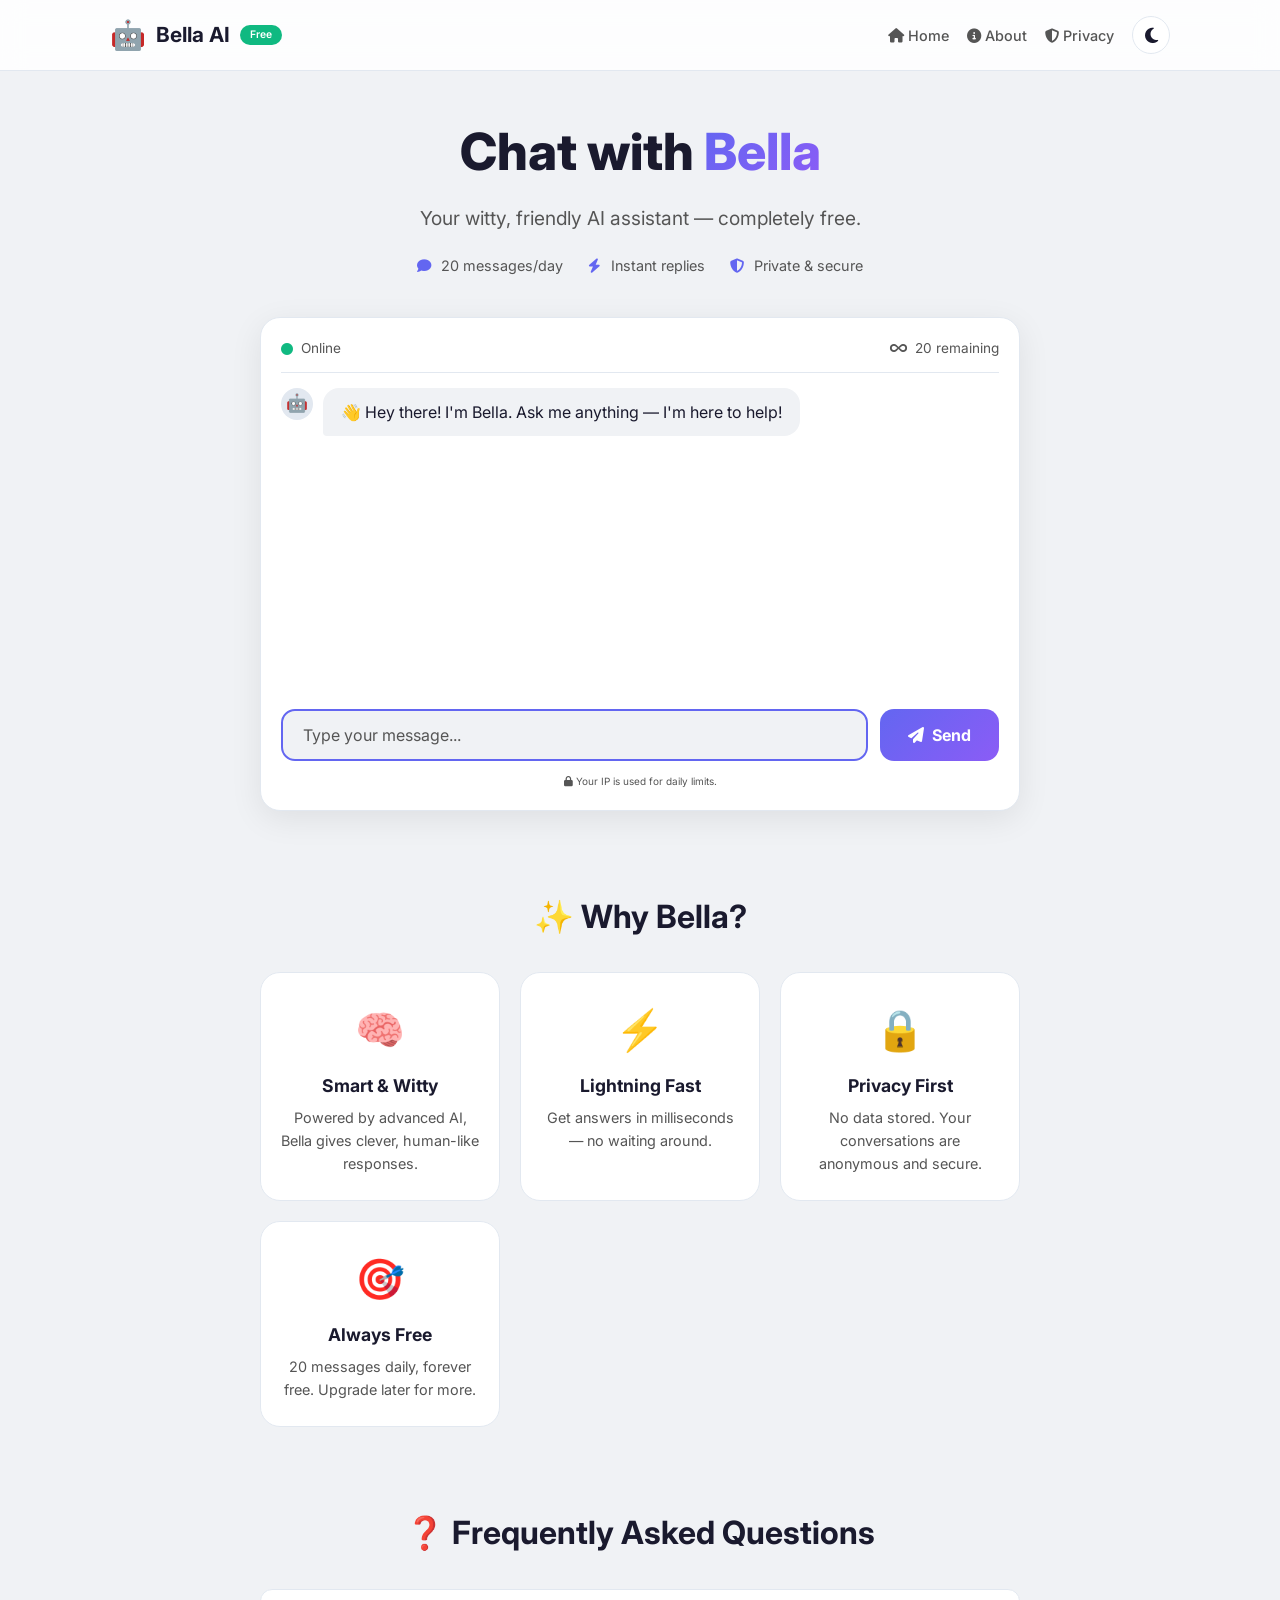
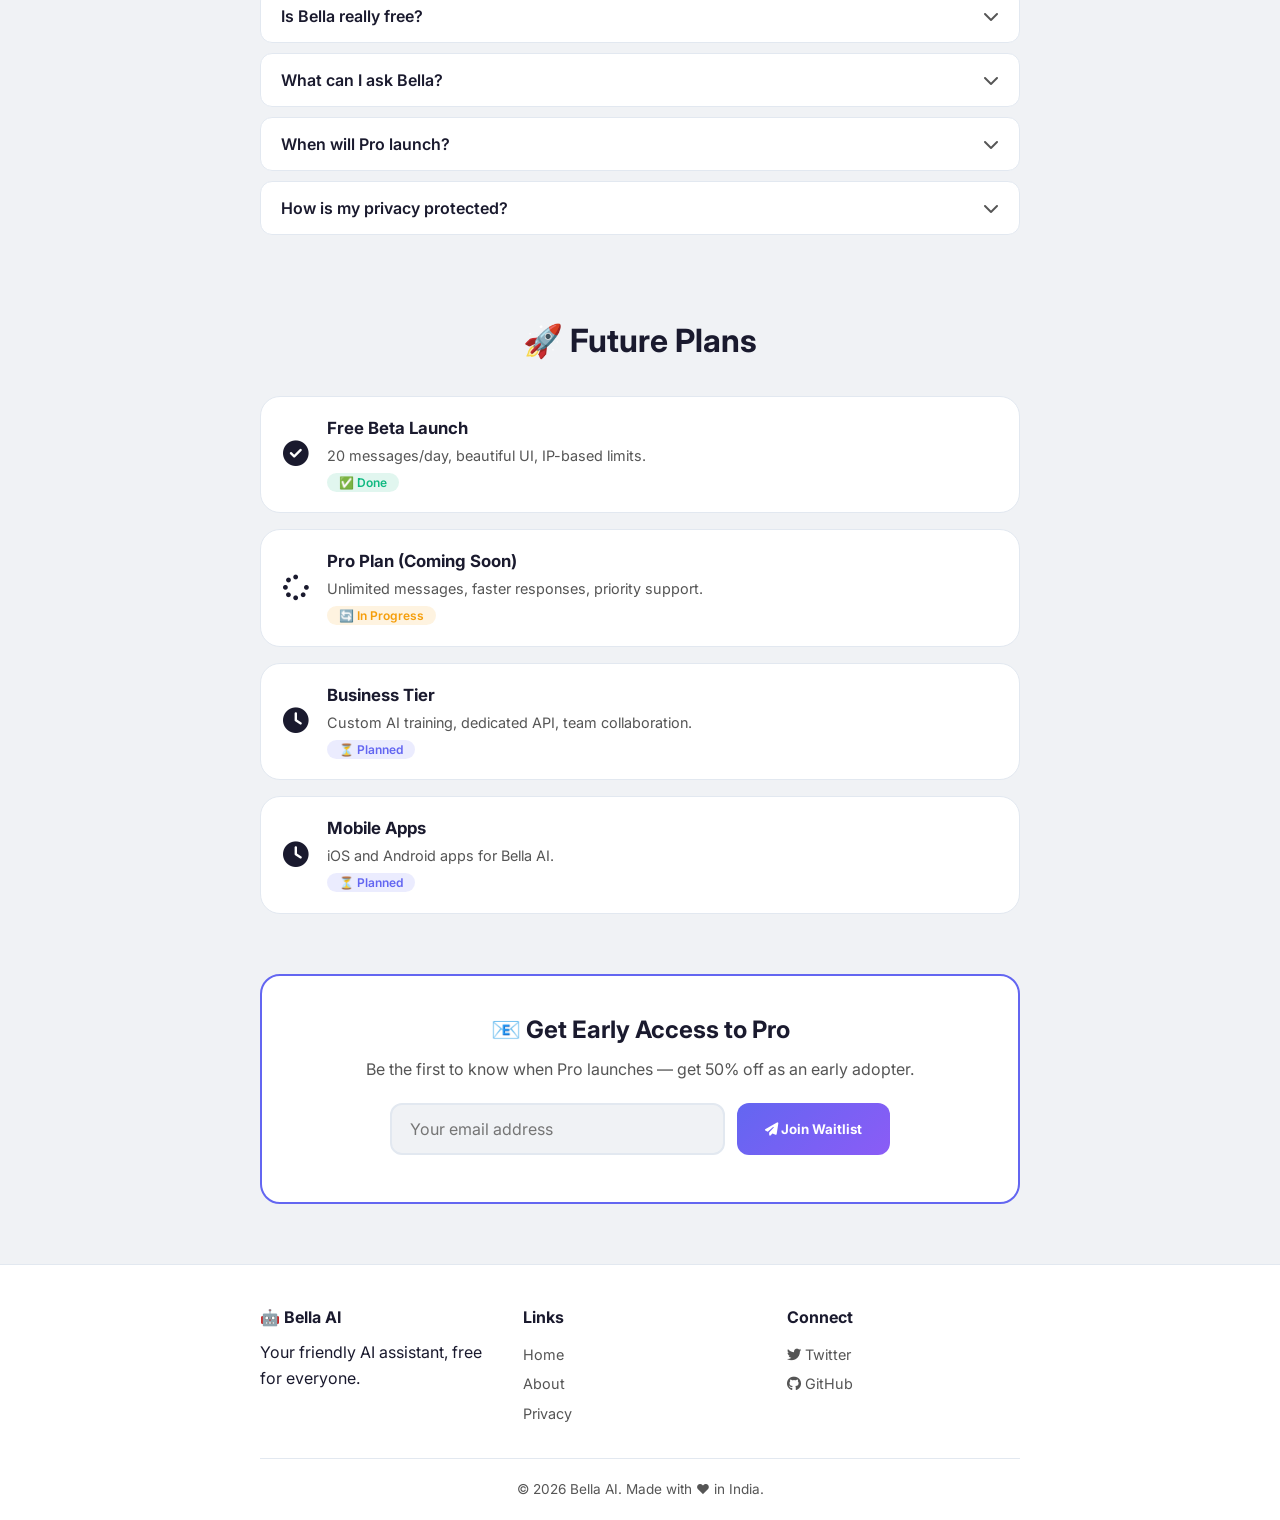
<file: index.html>
<!DOCTYPE html>
<html lang="en" data-theme="light">
<head>
    <meta charset="UTF-8" />
    <meta name="viewport" content="width=device-width, initial-scale=1.0" />
    <title>Bella AI – Free AI Assistant</title>
    <link rel="preconnect" href="https://fonts.googleapis.com" />
    <link href="https://fonts.googleapis.com/css2?family=Inter:wght@300;400;500;600;700;800&display=swap" rel="stylesheet" />
    <link rel="stylesheet" href="https://cdnjs.cloudflare.com/ajax/libs/font-awesome/6.5.0/css/all.min.css" />
    <link rel="stylesheet" href="style.css" />
</head>
<body>

    <!-- ====== NAVBAR ====== -->
    <nav class="navbar">
        <div class="nav-container">
            <div class="nav-logo">
                <span class="logo-emoji">🤖</span>
                <span class="logo-text">Bella AI</span>
                <span class="badge-free">Free</span>
            </div>
            <div class="nav-links">
                <a href="index.html"><i class="fas fa-home"></i> Home</a>
                <a href="about.html"><i class="fas fa-info-circle"></i> About</a>
                <a href="privacy.html"><i class="fas fa-shield-alt"></i> Privacy</a>
                <button id="themeToggle" class="theme-btn" aria-label="Toggle theme">
                    <i class="fas fa-moon"></i>
                </button>
            </div>
        </div>
    </nav>

    <!-- ====== HERO ====== -->
    <section class="hero">
        <div class="container">
            <div class="hero-content">
                <h1>Chat with <span class="gradient-text">Bella</span></h1>
                <p class="hero-sub">Your witty, friendly AI assistant — completely free.</p>
                <div class="stats-row">
                    <span><i class="fas fa-comment"></i> 20 messages/day</span>
                    <span><i class="fas fa-bolt"></i> Instant replies</span>
                    <span><i class="fas fa-shield-alt"></i> Private & secure</span>
                </div>
            </div>
        </div>
    </section>

    <!-- ====== CHAT SECTION ====== -->
    <section class="chat-section">
        <div class="container">
            <div class="chat-wrapper">
                <div class="chat-header">
                    <span><i class="fas fa-circle" style="color:#10b981;font-size:12px;"></i> Online</span>
                    <span id="remainingDisplay"><i class="fas fa-infinity"></i> 20 remaining</span>
                </div>
                <div class="chat-box" id="chatBox">
                    <div class="message bot-message">
                        <div class="avatar">🤖</div>
                        <div class="bubble">👋 Hey there! I'm Bella. Ask me anything — I'm here to help!</div>
                    </div>
                </div>
                <div class="input-group">
                    <input type="text" id="userInput" placeholder="Type your message..." autofocus />
                    <button id="sendBtn"><i class="fas fa-paper-plane"></i> Send</button>
                </div>
                <div class="chat-footer">
                    <small><i class="fas fa-lock"></i> Your IP is used for daily limits.</small>
                </div>
            </div>
        </div>
    </section>

    <!-- ====== FEATURES ====== -->
    <section class="features">
        <div class="container">
            <h2 class="section-title">✨ Why Bella?</h2>
            <div class="feature-grid">
                <div class="feature-card">
                    <div class="feature-icon">🧠</div>
                    <h3>Smart & Witty</h3>
                    <p>Powered by advanced AI, Bella gives clever, human-like responses.</p>
                </div>
                <div class="feature-card">
                    <div class="feature-icon">⚡</div>
                    <h3>Lightning Fast</h3>
                    <p>Get answers in milliseconds — no waiting around.</p>
                </div>
                <div class="feature-card">
                    <div class="feature-icon">🔒</div>
                    <h3>Privacy First</h3>
                    <p>No data stored. Your conversations are anonymous and secure.</p>
                </div>
                <div class="feature-card">
                    <div class="feature-icon">🎯</div>
                    <h3>Always Free</h3>
                    <p>20 messages daily, forever free. Upgrade later for more.</p>
                </div>
            </div>
        </div>
    </section>

    <!-- ====== QnA / FAQ ====== -->
    <section class="faq">
        <div class="container">
            <h2 class="section-title">❓ Frequently Asked Questions</h2>
            <div class="faq-grid">
                <div class="faq-item">
                    <button class="faq-question"><span>Is Bella really free?</span> <i class="fas fa-chevron-down"></i></button>
                    <div class="faq-answer"><p>Yes! Bella is completely free with a limit of 20 messages per day. No credit card required, ever.</p></div>
                </div>
                <div class="faq-item">
                    <button class="faq-question"><span>What can I ask Bella?</span> <i class="fas fa-chevron-down"></i></button>
                    <div class="faq-answer"><p>Anything! Coding help, writing ideas, general knowledge, jokes, life advice — Bella is your friendly companion.</p></div>
                </div>
                <div class="faq-item">
                    <button class="faq-question"><span>When will Pro launch?</span> <i class="fas fa-chevron-down"></i></button>
                    <div class="faq-answer"><p>We're working hard on Pro features — unlimited messages, faster responses, and custom AI training. Join the waitlist to get early access!</p></div>
                </div>
                <div class="faq-item">
                    <button class="faq-question"><span>How is my privacy protected?</span> <i class="fas fa-chevron-down"></i></button>
                    <div class="faq-answer"><p>We only track your IP for daily limits. We never store your messages or personal data. Read our full <a href="privacy.html">Privacy Policy</a>.</p></div>
                </div>
            </div>
        </div>
    </section>

    <!-- ====== FUTURE PLANS (Roadmap) ====== -->
    <section class="roadmap">
        <div class="container">
            <h2 class="section-title">🚀 Future Plans</h2>
            <div class="roadmap-timeline">
                <div class="roadmap-item done">
                    <div class="roadmap-icon"><i class="fas fa-check-circle"></i></div>
                    <div class="roadmap-content">
                        <h3>Free Beta Launch</h3>
                        <p>20 messages/day, beautiful UI, IP-based limits.</p>
                        <span class="roadmap-status done">✅ Done</span>
                    </div>
                </div>
                <div class="roadmap-item doing">
                    <div class="roadmap-icon"><i class="fas fa-spinner fa-spin"></i></div>
                    <div class="roadmap-content">
                        <h3>Pro Plan (Coming Soon)</h3>
                        <p>Unlimited messages, faster responses, priority support.</p>
                        <span class="roadmap-status doing">🔄 In Progress</span>
                    </div>
                </div>
                <div class="roadmap-item todo">
                    <div class="roadmap-icon"><i class="fas fa-clock"></i></div>
                    <div class="roadmap-content">
                        <h3>Business Tier</h3>
                        <p>Custom AI training, dedicated API, team collaboration.</p>
                        <span class="roadmap-status todo">⏳ Planned</span>
                    </div>
                </div>
                <div class="roadmap-item todo">
                    <div class="roadmap-icon"><i class="fas fa-clock"></i></div>
                    <div class="roadmap-content">
                        <h3>Mobile Apps</h3>
                        <p>iOS and Android apps for Bella AI.</p>
                        <span class="roadmap-status todo">⏳ Planned</span>
                    </div>
                </div>
            </div>
        </div>
    </section>

    <!-- ====== WAITLIST ====== -->
    <section class="waitlist-section">
        <div class="container">
            <div class="waitlist-card">
                <h2>📧 Get Early Access to Pro</h2>
                <p>Be the first to know when Pro launches — get 50% off as an early adopter.</p>
                <form id="waitlistForm" class="waitlist-form">
                    <input type="email" id="waitlistEmail" placeholder="Your email address" required />
                    <button type="submit"><i class="fas fa-paper-plane"></i> Join Waitlist</button>
                </form>
                <div id="waitlistMessage" class="waitlist-message"></div>
            </div>
        </div>
    </section>

    <!-- ====== FOOTER ====== -->
    <footer class="footer">
        <div class="container">
            <div class="footer-grid">
                <div>
                    <h4>🤖 Bella AI</h4>
                    <p>Your friendly AI assistant, free for everyone.</p>
                </div>
                <div>
                    <h4>Links</h4>
                    <a href="index.html">Home</a>
                    <a href="about.html">About</a>
                    <a href="privacy.html">Privacy</a>
                </div>
                <div>
                    <h4>Connect</h4>
                    <a href="#"><i class="fab fa-twitter"></i> Twitter</a>
                    <a href="#"><i class="fab fa-github"></i> GitHub</a>
                </div>
            </div>
            <div class="footer-bottom">
                <p>&copy; 2026 Bella AI. Made with ❤️ in India.</p>
            </div>
        </div>
    </footer>

    <!-- ====== TOAST ====== -->
    <div class="toast" id="toast"></div>

    <!-- ====== SCRIPTS ====== -->
    <script src="script.js"></script>
</body>
                  </html>
</file>
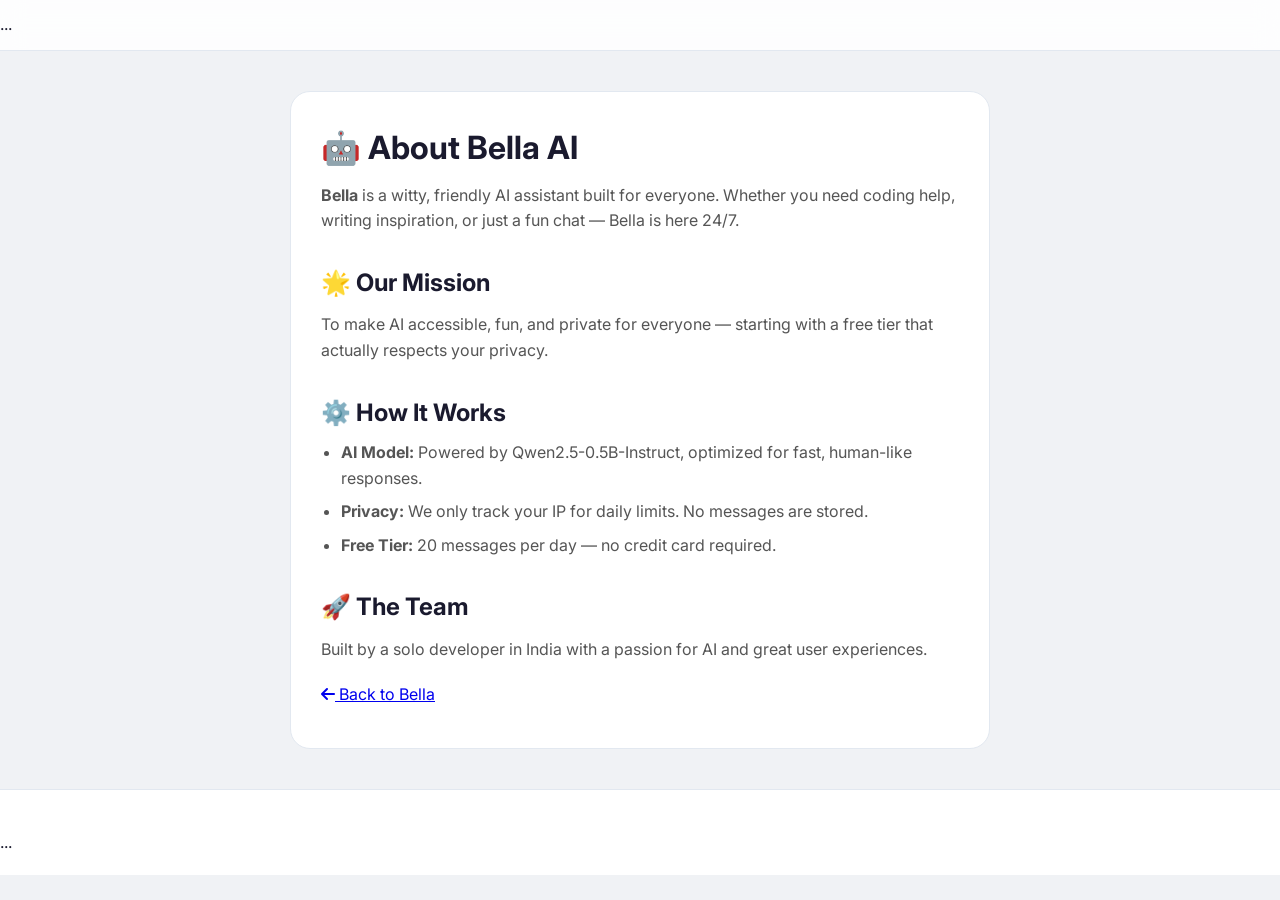
<file: about.html>
<!DOCTYPE html>
<html lang="en" data-theme="light">
<head>
    <meta charset="UTF-8" />
    <meta name="viewport" content="width=device-width, initial-scale=1.0" />
    <title>About – Bella AI</title>
    <link href="https://fonts.googleapis.com/css2?family=Inter:wght@300;400;600;700;800&display=swap" rel="stylesheet" />
    <link rel="stylesheet" href="https://cdnjs.cloudflare.com/ajax/libs/font-awesome/6.5.0/css/all.min.css" />
    <link rel="stylesheet" href="style.css" />
    <style>
        .about-content {
            max-width: 700px;
            margin: 40px auto;
            padding: 30px;
            background: var(--bg-card);
            border-radius: var(--radius);
            border: 1px solid var(--border);
        }
        .about-content h2 { margin-top: 30px; }
        .about-content p { color: var(--text-muted); margin: 10px 0; }
        .about-content ul { padding-left: 20px; color: var(--text-muted); }
        .about-content li { margin: 8px 0; }
    </style>
</head>
<body>
    <nav class="navbar">...</nav> <!-- copy navbar from index.html -->
    <div class="container">
        <div class="about-content">
            <h1>🤖 About Bella AI</h1>
            <p><strong>Bella</strong> is a witty, friendly AI assistant built for everyone. Whether you need coding help, writing inspiration, or just a fun chat — Bella is here 24/7.</p>
            
            <h2>🌟 Our Mission</h2>
            <p>To make AI accessible, fun, and private for everyone — starting with a free tier that actually respects your privacy.</p>
            
            <h2>⚙️ How It Works</h2>
            <ul>
                <li><strong>AI Model:</strong> Powered by Qwen2.5-0.5B-Instruct, optimized for fast, human-like responses.</li>
                <li><strong>Privacy:</strong> We only track your IP for daily limits. No messages are stored.</li>
                <li><strong>Free Tier:</strong> 20 messages per day — no credit card required.</li>
            </ul>
            
            <h2>🚀 The Team</h2>
            <p>Built by a solo developer in India with a passion for AI and great user experiences.</p>
            
            <p style="margin-top: 20px;"><a href="index.html"><i class="fas fa-arrow-left"></i> Back to Bella</a></p>
        </div>
    </div>
    <footer class="footer">...</footer> <!-- copy footer -->
    <script src="script.js"></script>
</body>
</html>
</file>
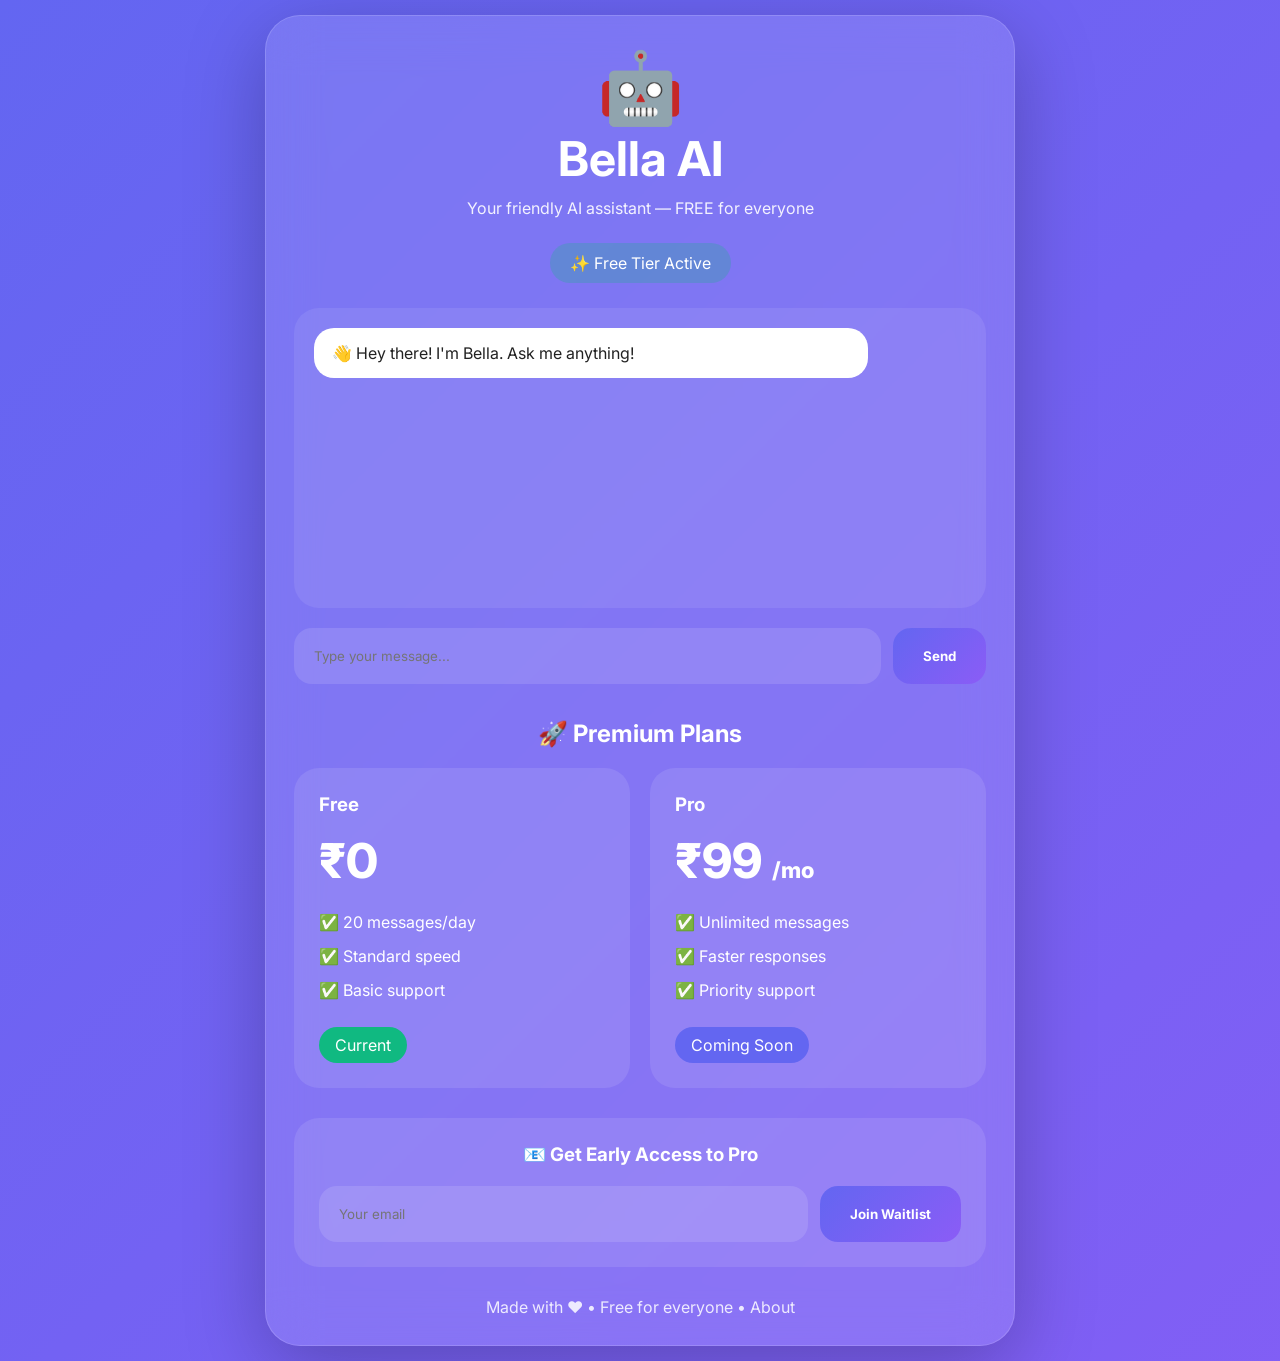
<file: index-1.html>
<!DOCTYPE html>
<html lang="en">
<head>
<meta charset="UTF-8">
<meta name="viewport" content="width=device-width, initial-scale=1.0">
<title>Bella AI</title>
<link rel="preconnect" href="https://fonts.googleapis.com">
<link href="https://fonts.googleapis.com/css2?family=Inter:wght@300;400;500;600;700;800&display=swap" rel="stylesheet">
<style>
*{margin:0;padding:0;box-sizing:border-box;font-family:'Inter',sans-serif}
body{
min-height:100vh;display:flex;justify-content:center;align-items:center;
padding:15px;overflow-x:hidden;
background:linear-gradient(-45deg,#4f46e5,#7c3aed,#8b5cf6,#6366f1);
background-size:400% 400%;animation:bgMove 15s ease infinite;
}
@keyframes bgMove{0%{background-position:0% 50%}50%{background-position:100% 50%}100%{background-position:0% 50%}}
.container{
width:min(100%,750px);padding:28px;border-radius:35px;
background:rgba(255,255,255,.12);backdrop-filter:blur(25px);
border:1px solid rgba(255,255,255,.15);
box-shadow:0 20px 80px rgba(0,0,0,.25);
}
.logo{text-align:center;font-size:70px}
h1{text-align:center;color:#fff;font-size:3rem}
.subtitle{text-align:center;color:rgba(255,255,255,.9);margin:10px 0 25px}
.badge{display:inline-block;background:rgba(16,185,129,.25);padding:10px 20px;border-radius:50px;color:#fff}
.center{text-align:center}
.chat-box{
margin-top:25px;padding:20px;min-height:300px;border-radius:25px;
background:rgba(255,255,255,.08)
}
.message{padding:15px 18px;border-radius:20px;background:#fff;color:#222;max-width:85%}
.input-group{display:flex;gap:12px;margin-top:20px}
input,button{height:56px;border:none;border-radius:18px}
input{flex:1;padding:0 20px;background:rgba(255,255,255,.12);color:#fff}
button{padding:0 30px;background:linear-gradient(135deg,#6366f1,#8b5cf6);color:#fff;font-weight:700}
.section-title{text-align:center;color:#fff;margin:35px 0 20px}
.pricing-grid{display:grid;grid-template-columns:repeat(auto-fit,minmax(240px,1fr));gap:20px}
.card{
padding:25px;border-radius:25px;color:#fff;
background:rgba(255,255,255,.1);
}
.price{font-size:3rem;font-weight:800;margin:15px 0}
.list{list-style:none}.list li{padding:7px 0}
.tag{display:inline-block;margin-top:20px;padding:8px 16px;border-radius:50px;background:#10b981}
.blue{background:#6366f1}
.waitlist{
margin-top:30px;padding:25px;border-radius:25px;
background:rgba(255,255,255,.1)
}
.waitlist h3{text-align:center;color:#fff;margin-bottom:20px}
.waitlist form{display:flex;gap:12px}
.footer{text-align:center;color:rgba(255,255,255,.85);margin-top:30px}
@media(max-width:650px){
.container{padding:20px}
h1{font-size:2.3rem}
.logo{font-size:60px}
.input-group,.waitlist form{flex-direction:column}
button{width:100%}
}
</style>
</head>
<body>
<div class="container">
<div class="logo">🤖</div>
<h1>Bella AI</h1>
<p class="subtitle">Your friendly AI assistant — FREE for everyone</p>
<div class="center"><span class="badge">✨ Free Tier Active</span></div>
<div class="chat-box"><div class="message">👋 Hey there! I'm Bella. Ask me anything!</div></div>
<div class="input-group">
<input type="text" placeholder="Type your message...">
<button>Send</button>
</div>
<h2 class="section-title">🚀 Premium Plans</h2>
<div class="pricing-grid">
<div class="card">
<h3>Free</h3>
<div class="price">₹0</div>
<ul class="list">
<li>✅ 20 messages/day</li>
<li>✅ Standard speed</li>
<li>✅ Basic support</li>
</ul>
<span class="tag">Current</span>
</div>
<div class="card">
<h3>Pro</h3>
<div class="price">₹99 <span style="font-size:22px">/mo</span></div>
<ul class="list">
<li>✅ Unlimited messages</li>
<li>✅ Faster responses</li>
<li>✅ Priority support</li>
</ul>
<span class="tag blue">Coming Soon</span>
</div>
</div>
<div class="waitlist">
<h3>📧 Get Early Access to Pro</h3>
<form>
<input type="email" placeholder="Your email">
<button>Join Waitlist</button>
</form>
</div>
<div class="footer">Made with ❤️ • Free for everyone • About</div>
</div>
</body>
</html>
</file>
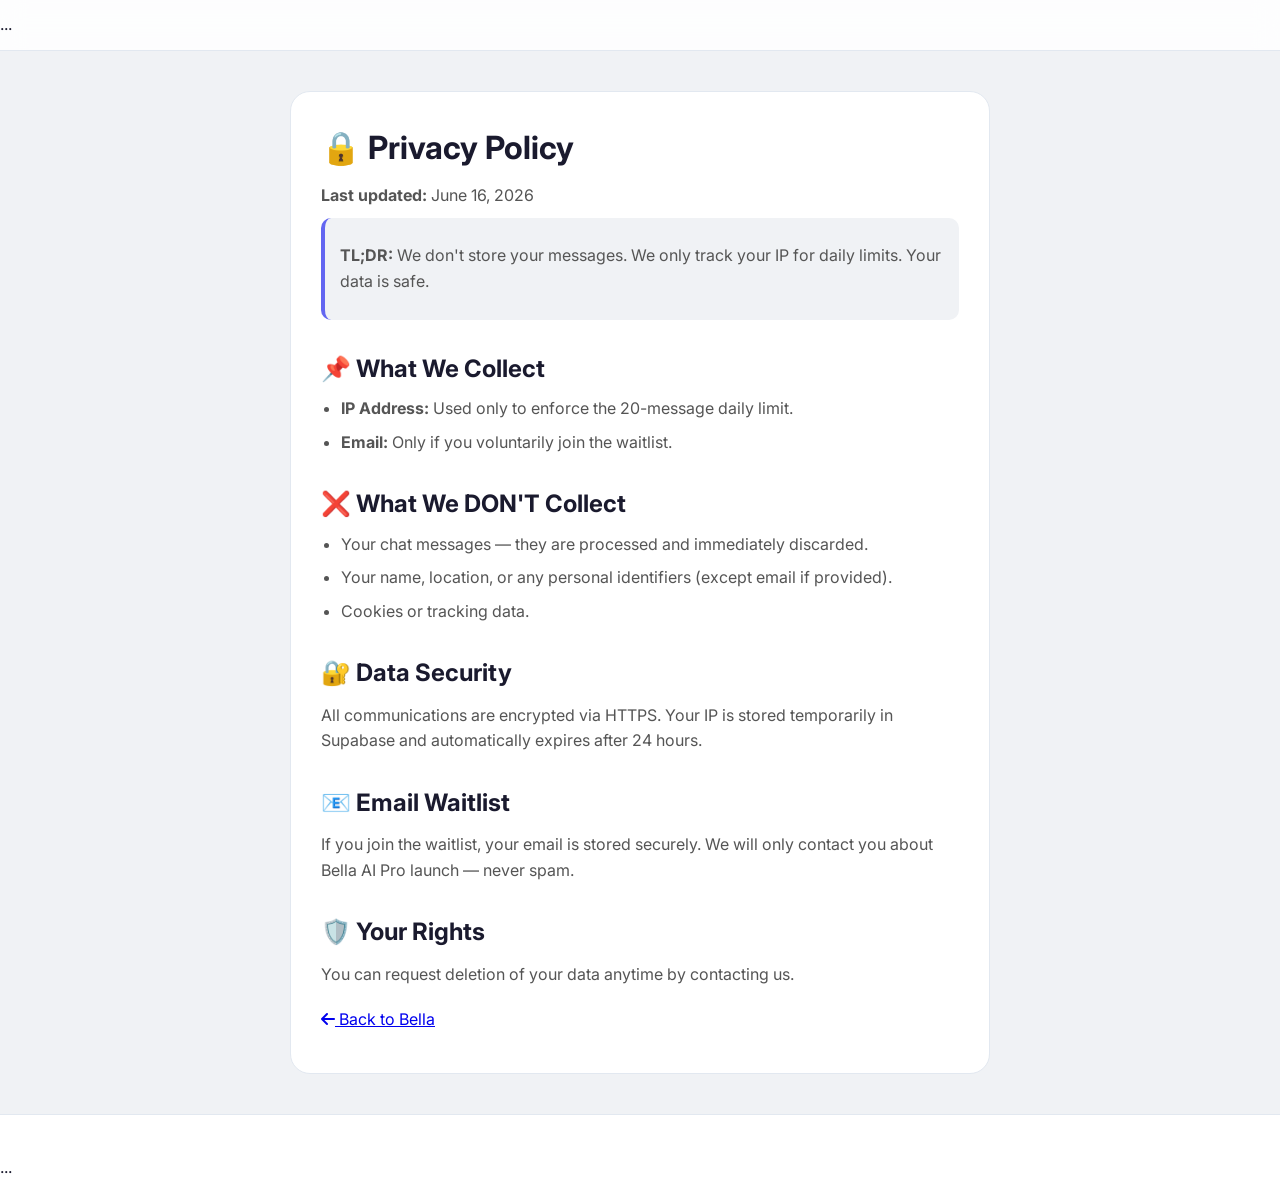
<file: privacy.html>
<!DOCTYPE html>
<html lang="en" data-theme="light">
<head>
    <meta charset="UTF-8" />
    <meta name="viewport" content="width=device-width, initial-scale=1.0" />
    <title>Privacy – Bella AI</title>
    <link href="https://fonts.googleapis.com/css2?family=Inter:wght@300;400;600;700;800&display=swap" rel="stylesheet" />
    <link rel="stylesheet" href="https://cdnjs.cloudflare.com/ajax/libs/font-awesome/6.5.0/css/all.min.css" />
    <link rel="stylesheet" href="style.css" />
    <style>
        .privacy-content {
            max-width: 700px;
            margin: 40px auto;
            padding: 30px;
            background: var(--bg-card);
            border-radius: var(--radius);
            border: 1px solid var(--border);
        }
        .privacy-content h2 { margin-top: 30px; }
        .privacy-content p { color: var(--text-muted); margin: 10px 0; }
        .privacy-content ul { padding-left: 20px; color: var(--text-muted); }
        .privacy-content li { margin: 8px 0; }
        .highlight { background: var(--bg); padding: 15px; border-radius: 10px; border-left: 4px solid var(--primary); }
    </style>
</head>
<body>
    <nav class="navbar">...</nav>
    <div class="container">
        <div class="privacy-content">
            <h1>🔒 Privacy Policy</h1>
            <p><strong>Last updated:</strong> June 16, 2026</p>
            
            <div class="highlight">
                <p><strong>TL;DR:</strong> We don't store your messages. We only track your IP for daily limits. Your data is safe.</p>
            </div>
            
            <h2>📌 What We Collect</h2>
            <ul>
                <li><strong>IP Address:</strong> Used only to enforce the 20-message daily limit.</li>
                <li><strong>Email:</strong> Only if you voluntarily join the waitlist.</li>
            </ul>
            
            <h2>❌ What We DON'T Collect</h2>
            <ul>
                <li>Your chat messages — they are processed and immediately discarded.</li>
                <li>Your name, location, or any personal identifiers (except email if provided).</li>
                <li>Cookies or tracking data.</li>
            </ul>
            
            <h2>🔐 Data Security</h2>
            <p>All communications are encrypted via HTTPS. Your IP is stored temporarily in Supabase and automatically expires after 24 hours.</p>
            
            <h2>📧 Email Waitlist</h2>
            <p>If you join the waitlist, your email is stored securely. We will only contact you about Bella AI Pro launch — never spam.</p>
            
            <h2>🛡️ Your Rights</h2>
            <p>You can request deletion of your data anytime by contacting us.</p>
            
            <p style="margin-top: 20px;"><a href="index.html"><i class="fas fa-arrow-left"></i> Back to Bella</a></p>
        </div>
    </div>
    <footer class="footer">...</footer>
    <script src="script.js"></script>
</body>
</html>
</file>
<file: style.css>
/* ===== BASE ===== */
* {
    margin: 0;
    padding: 0;
    box-sizing: border-box;
    font-family: 'Inter', -apple-system, sans-serif;
}

:root {
    --bg: #f0f2f5;
    --bg-card: #ffffff;
    --bg-nav: rgba(255,255,255,0.85);
    --text: #1a1a2e;
    --text-muted: #555;
    --border: #e2e8f0;
    --shadow: 0 8px 32px rgba(0,0,0,0.08);
    --primary: #6366f1;
    --primary-hover: #4f46e5;
    --gradient: linear-gradient(135deg, #6366f1, #8b5cf6);
    --radius: 20px;
    --transition: 0.3s ease;
}

[data-theme="dark"] {
    --bg: #0f0f1a;
    --bg-card: #1a1a2e;
    --bg-nav: rgba(26, 26, 46, 0.9);
    --text: #f1f1f1;
    --text-muted: #aaa;
    --border: #2d2d44;
    --shadow: 0 8px 32px rgba(0,0,0,0.4);
}

body {
    background: var(--bg);
    color: var(--text);
    transition: background var(--transition), color var(--transition);
    line-height: 1.6;
    min-height: 100vh;
}

.container {
    max-width: 800px;
    margin: 0 auto;
    padding: 0 20px;
}

/* ===== NAVBAR ===== */
.navbar {
    position: sticky;
    top: 0;
    z-index: 100;
    background: var(--bg-nav);
    backdrop-filter: blur(12px);
    border-bottom: 1px solid var(--border);
    padding: 12px 0;
}

.nav-container {
    max-width: 1100px;
    margin: 0 auto;
    padding: 0 20px;
    display: flex;
    justify-content: space-between;
    align-items: center;
}

.nav-logo {
    display: flex;
    align-items: center;
    gap: 10px;
    font-weight: 700;
    font-size: 1.3rem;
}

.logo-emoji { font-size: 1.8rem; }
.logo-text { color: var(--text); }
.badge-free {
    background: #10b981;
    color: white;
    font-size: 0.65rem;
    padding: 2px 10px;
    border-radius: 50px;
    font-weight: 600;
}

.nav-links {
    display: flex;
    align-items: center;
    gap: 18px;
}

.nav-links a {
    color: var(--text-muted);
    text-decoration: none;
    font-size: 0.9rem;
    font-weight: 500;
    transition: color var(--transition);
}
.nav-links a:hover { color: var(--primary); }

.theme-btn {
    background: none;
    border: 1px solid var(--border);
    border-radius: 50%;
    width: 38px;
    height: 38px;
    font-size: 1.1rem;
    cursor: pointer;
    color: var(--text);
    background: var(--bg-card);
    transition: all var(--transition);
}
.theme-btn:hover { transform: scale(1.05); }

/* ===== HERO ===== */
.hero {
    padding: 40px 0 20px;
    text-align: center;
}
.hero h1 {
    font-size: 3.2rem;
    font-weight: 800;
}
.gradient-text {
    background: var(--gradient);
    -webkit-background-clip: text;
    -webkit-text-fill-color: transparent;
}
.hero-sub {
    font-size: 1.2rem;
    color: var(--text-muted);
    margin: 10px 0 20px;
}
.stats-row {
    display: flex;
    justify-content: center;
    gap: 25px;
    flex-wrap: wrap;
    font-size: 0.9rem;
    color: var(--text-muted);
}
.stats-row i { margin-right: 6px; color: var(--primary); }

/* ===== CHAT ===== */
.chat-section { padding: 20px 0 40px; }
.chat-wrapper {
    background: var(--bg-card);
    border-radius: var(--radius);
    box-shadow: var(--shadow);
    padding: 20px;
    border: 1px solid var(--border);
}

.chat-header {
    display: flex;
    justify-content: space-between;
    padding-bottom: 12px;
    border-bottom: 1px solid var(--border);
    font-size: 0.85rem;
    color: var(--text-muted);
}
.chat-header i { margin-right: 4px; }

.chat-box {
    min-height: 320px;
    max-height: 450px;
    overflow-y: auto;
    padding: 15px 0;
    display: flex;
    flex-direction: column;
    gap: 12px;
}

.message {
    display: flex;
    gap: 10px;
    align-items: flex-start;
    max-width: 90%;
}
.message .avatar {
    width: 32px;
    height: 32px;
    border-radius: 50%;
    display: flex;
    align-items: center;
    justify-content: center;
    background: var(--border);
    font-size: 1.1rem;
    flex-shrink: 0;
}
.message .bubble {
    padding: 12px 18px;
    border-radius: 16px;
    background: var(--border);
    color: var(--text);
    word-wrap: break-word;
    line-height: 1.5;
}

.user-message { flex-direction: row-reverse; }
.user-message .bubble {
    background: var(--gradient);
    color: #fff;
    border-bottom-right-radius: 4px;
}
.bot-message .bubble {
    background: var(--bg);
    border-bottom-left-radius: 4px;
}

/* Typewriter cursor */
.typing-cursor {
    display: inline-block;
    width: 2px;
    height: 1em;
    background: var(--primary);
    margin-left: 2px;
    animation: blink 0.8s step-end infinite;
}
@keyframes blink { 50% { opacity: 0; } }

.input-group {
    display: flex;
    gap: 12px;
    margin-top: 16px;
}
.input-group input {
    flex: 1;
    padding: 14px 20px;
    border: 2px solid var(--border);
    border-radius: 14px;
    font-size: 1rem;
    background: var(--bg);
    color: var(--text);
    outline: none;
    transition: border var(--transition);
}
.input-group input:focus { border-color: var(--primary); }
.input-group input::placeholder { color: var(--text-muted); }

.input-group button {
    padding: 0 28px;
    border: none;
    border-radius: 14px;
    background: var(--gradient);
    color: #fff;
    font-weight: 700;
    font-size: 1rem;
    cursor: pointer;
    transition: transform 0.2s, opacity 0.2s;
    display: flex;
    align-items: center;
    gap: 8px;
}
.input-group button:hover { transform: scale(1.02); }
.input-group button:disabled { opacity: 0.6; cursor: not-allowed; }

.chat-footer {
    margin-top: 10px;
    text-align: center;
    color: var(--text-muted);
    font-size: 0.75rem;
}

/* ===== FEATURES ===== */
.features { padding: 40px 0; }
.section-title {
    text-align: center;
    font-size: 2rem;
    font-weight: 700;
    margin-bottom: 30px;
}
.feature-grid {
    display: grid;
    grid-template-columns: repeat(auto-fit, minmax(180px, 1fr));
    gap: 20px;
}
.feature-card {
    background: var(--bg-card);
    padding: 25px 18px;
    border-radius: var(--radius);
    border: 1px solid var(--border);
    text-align: center;
    transition: transform 0.2s;
}
.feature-card:hover { transform: translateY(-4px); }
.feature-icon { font-size: 2.5rem; margin-bottom: 10px; }
.feature-card h3 { font-size: 1.1rem; margin-bottom: 6px; }
.feature-card p { font-size: 0.9rem; color: var(--text-muted); }

/* ===== FAQ ===== */
.faq { padding: 40px 0; }
.faq-grid { display: flex; flex-direction: column; gap: 10px; }
.faq-item {
    background: var(--bg-card);
    border-radius: 12px;
    border: 1px solid var(--border);
    overflow: hidden;
}
.faq-question {
    width: 100%;
    padding: 16px 20px;
    background: none;
    border: none;
    display: flex;
    justify-content: space-between;
    align-items: center;
    font-size: 1rem;
    font-weight: 600;
    color: var(--text);
    cursor: pointer;
    text-align: left;
}
.faq-question i { transition: transform 0.3s; color: var(--text-muted); }
.faq-item.active .faq-question i { transform: rotate(180deg); }
.faq-answer {
    max-height: 0;
    overflow: hidden;
    transition: max-height 0.3s ease, padding 0.3s ease;
    padding: 0 20px;
    color: var(--text-muted);
}
.faq-item.active .faq-answer {
    max-height: 200px;
    padding: 0 20px 18px;
}

/* ===== ROADMAP ===== */
.roadmap { padding: 40px 0; }
.roadmap-timeline { display: flex; flex-direction: column; gap: 16px; }
.roadmap-item {
    display: flex;
    gap: 18px;
    background: var(--bg-card);
    padding: 18px 22px;
    border-radius: var(--radius);
    border: 1px solid var(--border);
    align-items: center;
}
.roadmap-icon { font-size: 1.6rem; flex-shrink: 0; }
.roadmap-content { flex: 1; }
.roadmap-content h3 { font-size: 1.05rem; }
.roadmap-content p { font-size: 0.9rem; color: var(--text-muted); margin: 2px 0; }
.roadmap-status {
    font-size: 0.75rem;
    font-weight: 600;
    padding: 2px 12px;
    border-radius: 50px;
}
.roadmap-status.done { background: #10b98120; color: #10b981; }
.roadmap-status.doing { background: #f59e0b20; color: #f59e0b; }
.roadmap-status.todo { background: #6366f120; color: #6366f1; }

/* ===== WAITLIST ===== */
.waitlist-section { padding: 20px 0 40px; }
.waitlist-card {
    background: var(--bg-card);
    padding: 35px;
    border-radius: var(--radius);
    border: 2px solid var(--primary);
    text-align: center;
}
.waitlist-card h2 { margin-bottom: 8px; }
.waitlist-card p { color: var(--text-muted); margin-bottom: 20px; }
.waitlist-form {
    display: flex;
    gap: 12px;
    max-width: 500px;
    margin: 0 auto;
}
.waitlist-form input {
    flex: 1;
    padding: 14px 18px;
    border: 2px solid var(--border);
    border-radius: 12px;
    font-size: 1rem;
    background: var(--bg);
    color: var(--text);
}
.waitlist-form button {
    padding: 14px 28px;
    border: none;
    border-radius: 12px;
    background: var(--gradient);
    color: #fff;
    font-weight: 700;
    cursor: pointer;
    white-space: nowrap;
}
.waitlist-message { margin-top: 12px; font-weight: 500; }

/* ===== FOOTER ===== */
.footer {
    background: var(--bg-card);
    border-top: 1px solid var(--border);
    padding: 40px 0 20px;
    margin-top: 20px;
}
.footer-grid {
    display: grid;
    grid-template-columns: repeat(auto-fit, minmax(160px, 1fr));
    gap: 30px;
    margin-bottom: 30px;
}
.footer-grid h4 { margin-bottom: 10px; }
.footer-grid a {
    display: block;
    color: var(--text-muted);
    text-decoration: none;
    font-size: 0.9rem;
    padding: 3px 0;
}
.footer-grid a:hover { color: var(--primary); }
.footer-bottom {
    text-align: center;
    border-top: 1px solid var(--border);
    padding-top: 20px;
    font-size: 0.85rem;
    color: var(--text-muted);
}

/* ===== TOAST ===== */
.toast {
    position: fixed;
    bottom: 25px;
    right: 25px;
    background: var(--text);
    color: var(--bg);
    padding: 14px 24px;
    border-radius: 14px;
    box-shadow: var(--shadow);
    display: none;
    z-index: 999;
    max-width: 400px;
}
.toast.show { display: block; animation: slideUp 0.4s ease; }
@keyframes slideUp { from { transform: translateY(60px); opacity: 0; } to { transform: translateY(0); opacity: 1; } }

/* ===== RESPONSIVE ===== */
@media (max-width: 650px) {
    .nav-container { flex-wrap: wrap; gap: 10px; }
    .nav-links { gap: 12px; flex-wrap: wrap; }
    .hero h1 { font-size: 2.2rem; }
    .stats-row { gap: 12px; font-size: 0.8rem; }
    .input-group, .waitlist-form { flex-direction: column; }
    .input-group button, .waitlist-form button { width: 100%; justify-content: center; }
    .feature-grid { grid-template-columns: 1fr 1fr; }
    .message { max-width: 100%; }
}
@media (max-width: 420px) {
    .feature-grid { grid-template-columns: 1fr; }
    .roadmap-item { flex-direction: column; text-align: center; }
}
</file>
